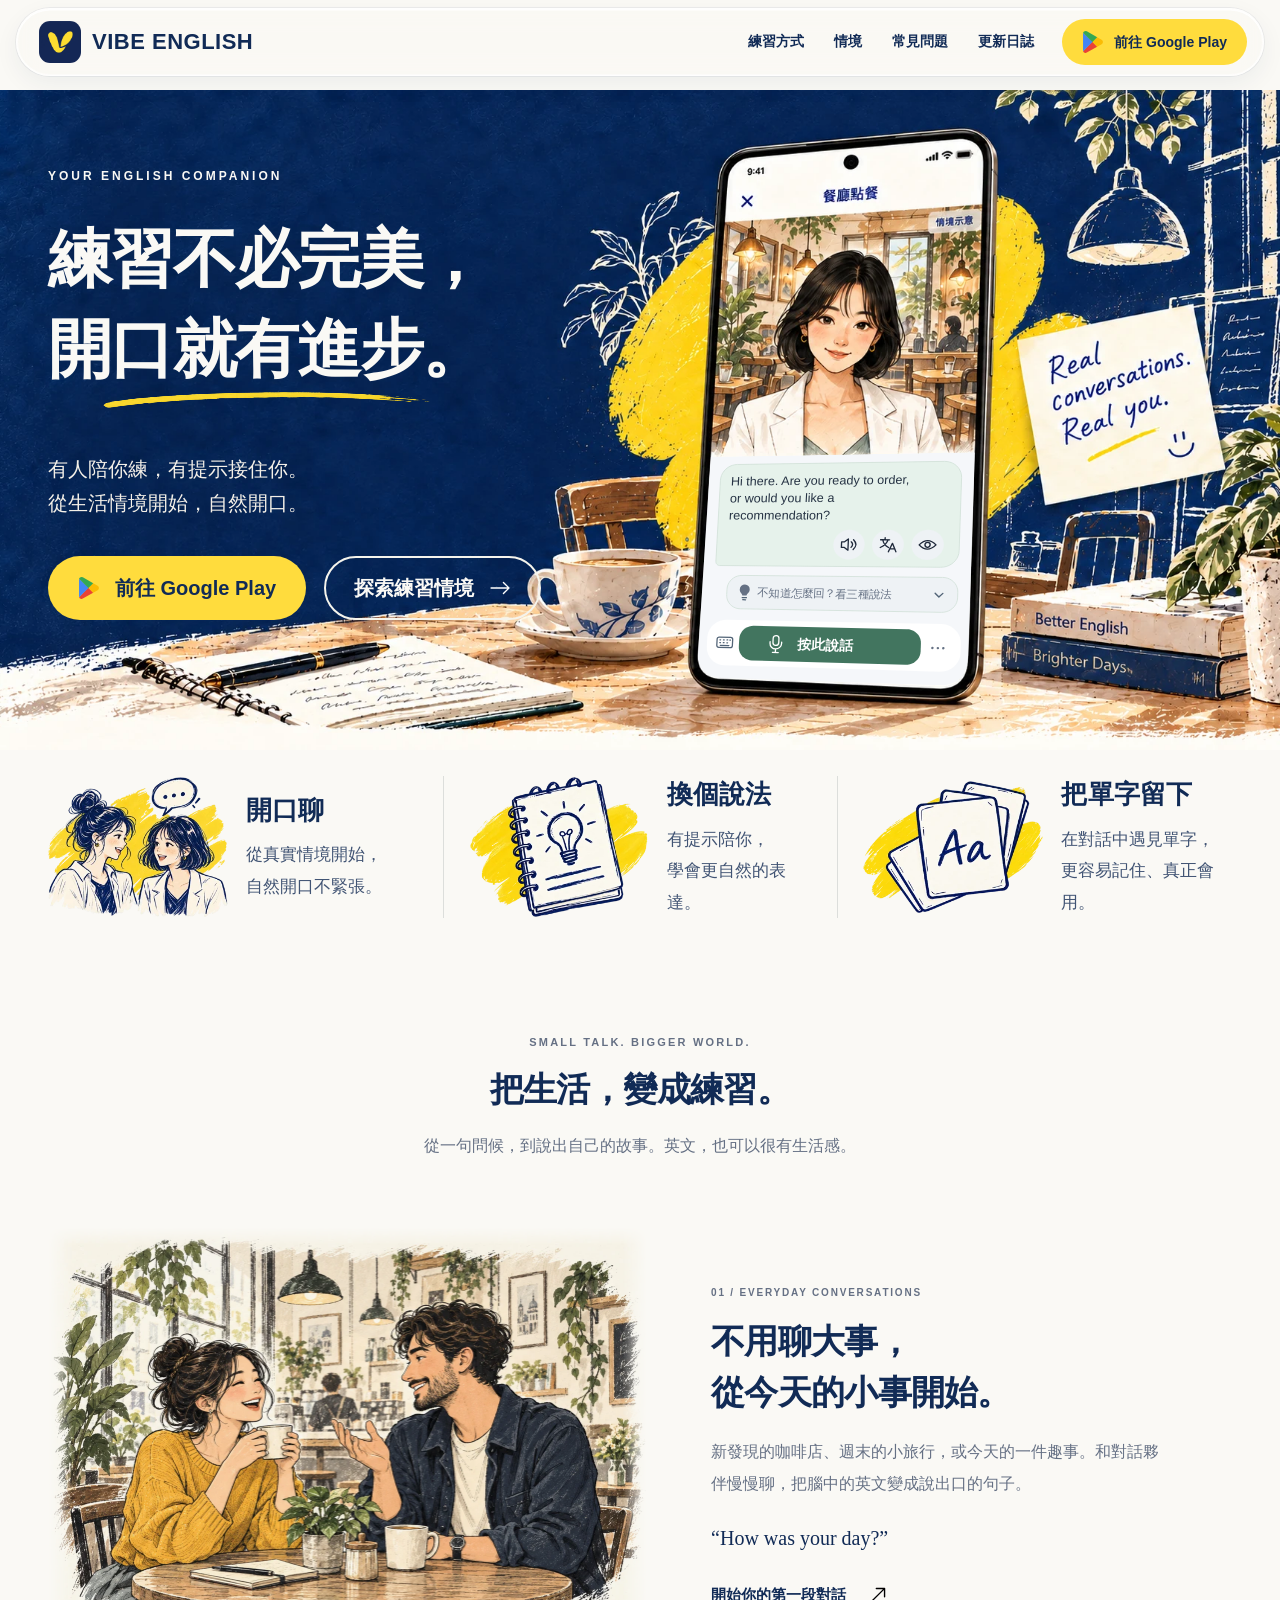
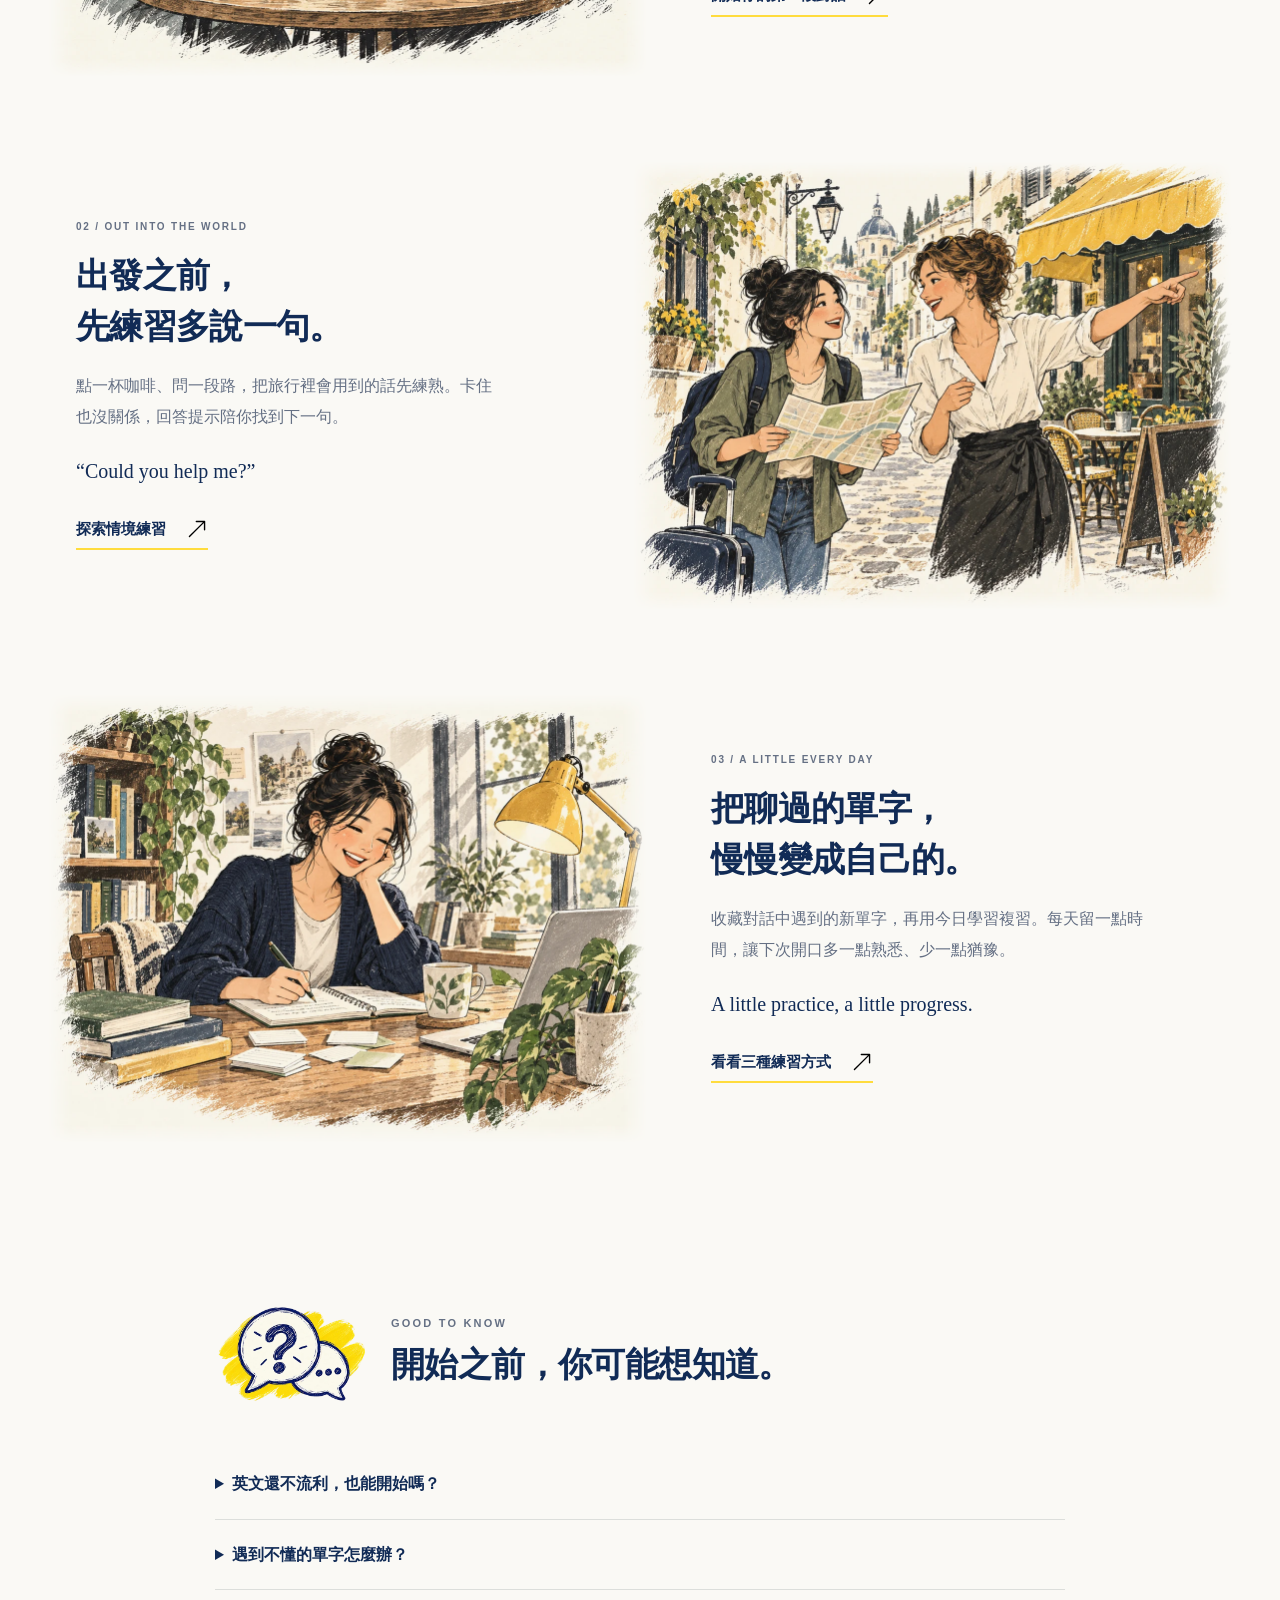
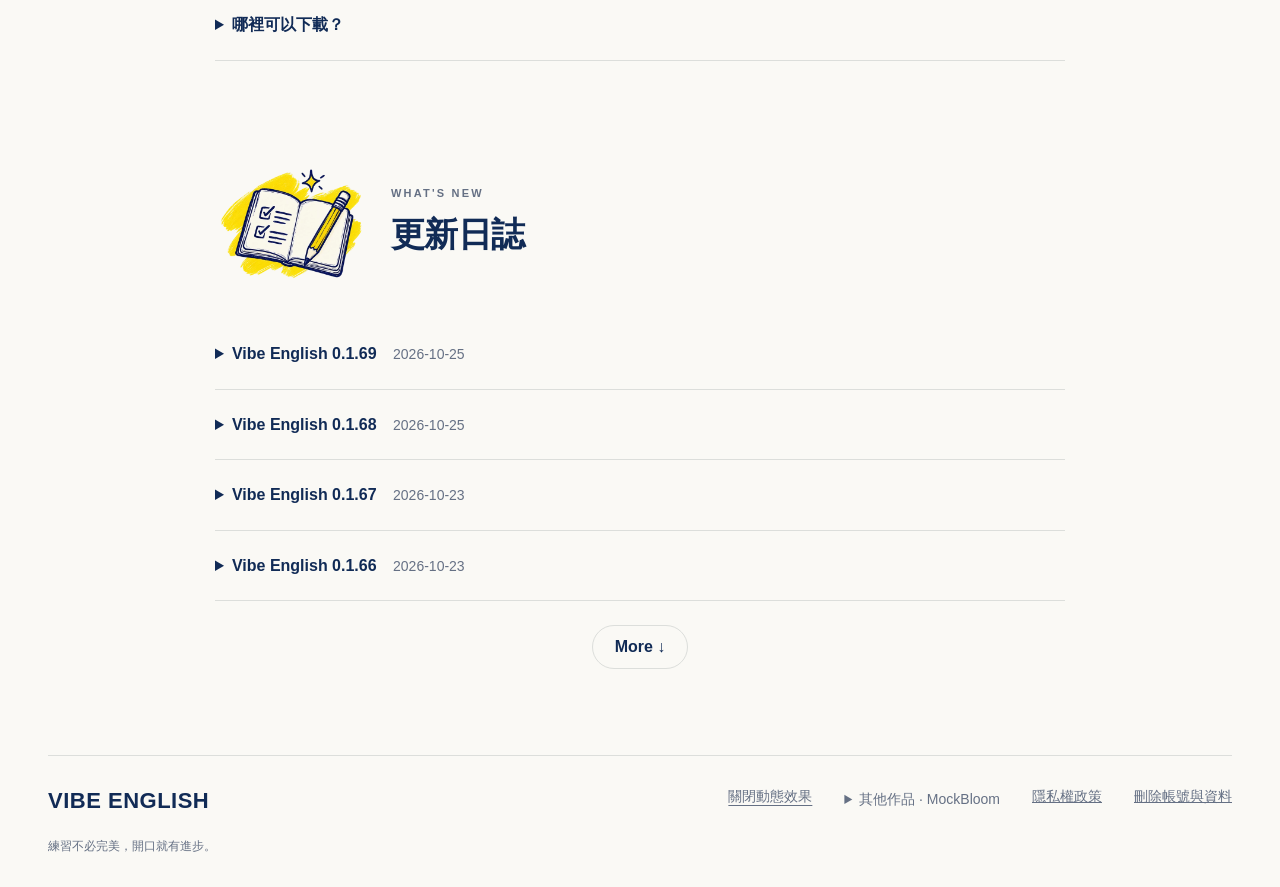
<file: index.html>
<!doctype html>
<html lang="zh-Hant">
<head>
  <meta charset="utf-8">
  <meta name="viewport" content="width=device-width, initial-scale=1">
  <meta name="description" content="Vibe English：從生活情境開始，和 AI 夥伴練習英文對話。參考回答提示、收藏單字，練習不必完美，開口就有進步。">
  <meta name="theme-color" content="#123363">
  <title>Vibe English — 練習不必完美，開口就有進步。</title>
  <link rel="icon" type="image/x-icon" href="./favicon.ico?v=20261012">
  <link rel="icon" type="image/png" sizes="16x16" href="./assets/favicon-16.png">
  <link rel="icon" type="image/png" sizes="32x32" href="./assets/favicon-32.png">
  <link rel="icon" type="image/png" sizes="48x48" href="./assets/favicon-48.png">
  <link rel="icon" type="image/png" sizes="64x64" href="./assets/favicon-64.png">
  <link rel="icon" type="image/png" sizes="128x128" href="./assets/favicon-128.png">
  <link rel="icon" type="image/png" sizes="192x192" href="./assets/favicon-192.png">
  <link rel="apple-touch-icon" sizes="180x180" href="./assets/apple-touch-icon-180.png">
  <link rel="manifest" href="./site.webmanifest">
  <link rel="stylesheet" href="./styles-20261003.css?v=20261012-release-log">
  <script src="./release-log.js?v=20261012" defer></script>
  <link rel="stylesheet" href="./nav-glass-20261003.css?v=20261005-smooth-1">
</head>
<body class="glass-nav">
  <a class="skip-link" href="#main">跳至主要內容</a>
  <header class="site-header wrap">
    <a class="brand" href="./" aria-label="Vibe English 首頁"><img class="brand-mark" src="./assets/brand-icon-leaf.png" width="43" height="43" alt=""><span>VIBE ENGLISH</span></a>
    <nav class="desktop-nav" aria-label="主要導覽"><a href="#practice">練習方式</a><a href="#scenarios">情境</a><a href="#faq">常見問題</a><a href="#release-log">更新日誌</a></nav>
    <details class="mobile-nav"><summary>選單</summary><nav aria-label="手機主要導覽"><a href="#practice">練習方式</a><a href="#scenarios">情境</a><a href="#faq">常見問題</a><a href="#release-log">更新日誌</a></nav></details>
    <a class="button button-yellow nav-cta" href="https://play.google.com/store/apps/details?id=com.aitutor.ava" aria-label="前往 Google Play"><img class="button-icon" src="./assets/google-play-color-20261003.svg" width="22" height="22" alt="">前往 Google Play</a>
  </header>
  <script src="./nav-glass-20261003.js?v=20261005-smooth-1" defer></script>
  <script src="./scroll-reveal-20261004.js?v=3" defer></script>
  <main id="main">
    <section class="hero" aria-labelledby="hero-title">
      <div class="hero-inner wrap">
      <div class="hero-copy">
        <p class="eyebrow">YOUR ENGLISH COMPANION</p>
        <h1 id="hero-title">練習不必完美，<br><span class="headline-accent">開口就有進步。</span></h1>
        <p class="intro">有人陪你練，有提示接住你。<br>從生活情境開始，自然開口。</p>
        <div class="hero-actions"><a class="button button-yellow" href="https://play.google.com/store/apps/details?id=com.aitutor.ava"><img class="button-icon" src="./assets/google-play-color-20261003.svg" width="24" height="24" alt="">前往 Google Play</a><a class="button button-outline" href="#scenarios">探索練習情境 <img class="button-icon" src="./assets/arrow-right.svg" width="22" height="22" alt=""></a></div>
      </div>
      </div>
      <div class="hero-visual"><picture>
        <source media="(max-width: 900px)" srcset="./assets/hero-reina-illustrated-20261003-mobile.webp">
        <img class="hero-art" src="./assets/hero-reina-illustrated-20261003.webp" width="1774" height="887" alt="情境示意：插畫版 Reina 在餐廳陪你練習點餐，手機旁有手繪咖啡杯、書本與藍黃筆觸" fetchpriority="high" decoding="async">
      </picture><img class="hero-art hero-ui" src="./assets/phone-ui-perspective-20261011.svg" width="1774" height="887" alt="App 聊天介面示意：鼠尾草綠對話泡泡、發音與翻譯工具、看三種說法提示列及語音操作列" decoding="async"></div>
    </section>
    <section class="features wrap" id="practice" aria-label="三種練習方式">
      <article class="feature"><img class="feature-art" src="./assets/conversation-editorial-20261003.webp" width="320" height="320" alt="" loading="lazy" decoding="async"><div><h2>開口聊</h2><p>從真實情境開始，<br>自然開口不緊張。</p></div></article>
      <article class="feature"><img class="feature-art" src="./assets/notes-editorial-20261003.webp" width="320" height="320" alt="" loading="lazy" decoding="async"><div><h2>換個說法</h2><p>有提示陪你，<br>學會更自然的表達。</p></div></article>
      <article class="feature"><img class="feature-art" src="./assets/vocabulary-editorial-20261003.webp" width="320" height="320" alt="" loading="lazy" decoding="async"><div><h2>把單字留下</h2><p>在對話中遇見單字，<br>更容易記住、真正會用。</p></div></article>
    </section>
    <section class="scenarios wrap section-space" id="scenarios" aria-labelledby="scenarios-title">
      <div class="section-heading story-heading"><p class="eyebrow">SMALL TALK. BIGGER WORLD.</p><h2 id="scenarios-title">把生活，變成練習。</h2><p>從一句問候，到說出自己的故事。英文，也可以很有生活感。</p></div>
      <article class="story-row">
        <img class="story-art" src="./assets/daily-20261003.webp" width="1200" height="900" loading="lazy" decoding="async" alt="兩位朋友在有綠色植栽的咖啡店裡輕鬆聊天">
        <div class="story-copy"><p class="eyebrow">01 / EVERYDAY CONVERSATIONS</p><h3>不用聊大事，<br>從今天的小事開始。</h3><p>新發現的咖啡店、週末的小旅行，或今天的一件趣事。和對話夥伴慢慢聊，把腦中的英文變成說出口的句子。</p><p class="handwritten story-quote" lang="en">“How was your day?”</p><a class="story-link" href="https://play.google.com/store/apps/details?id=com.aitutor.ava">開始你的第一段對話 <img class="button-icon" src="./assets/arrow-up-right.svg" width="20" height="20" alt=""></a></div>
      </article>
      <article class="story-row story-reverse">
        <img class="story-art" src="./assets/travel-20261003.webp" width="1200" height="900" loading="lazy" decoding="async" alt="旅人拿著地圖，在街角向當地人詢問方向">
        <div class="story-copy"><p class="eyebrow">02 / OUT INTO THE WORLD</p><h3>出發之前，<br>先練習多說一句。</h3><p>點一杯咖啡、問一段路，把旅行裡會用到的話先練熟。卡住也沒關係，回答提示陪你找到下一句。</p><p class="handwritten story-quote" lang="en">“Could you help me?”</p><a class="story-link" href="https://play.google.com/store/apps/details?id=com.aitutor.ava">探索情境練習 <img class="button-icon" src="./assets/arrow-up-right.svg" width="20" height="20" alt=""></a></div>
      </article>
      <article class="story-row">
        <img class="story-art" src="./assets/study-20261003.webp" width="1200" height="900" loading="lazy" decoding="async" alt="女孩在陽光下的書桌旁，用筆記本與單字卡複習學到的字">
        <div class="story-copy"><p class="eyebrow">03 / A LITTLE EVERY DAY</p><h3>把聊過的單字，<br>慢慢變成自己的。</h3><p>收藏對話中遇到的新單字，再用今日學習複習。每天留一點時間，讓下次開口多一點熟悉、少一點猶豫。</p><p class="handwritten story-quote" lang="en">A little practice, a little progress.</p><a class="story-link" href="#practice">看看三種練習方式 <img class="button-icon" src="./assets/arrow-up-right.svg" width="20" height="20" alt=""></a></div>
      </article>
    </section>
    <section class="faq wrap section-space" id="faq" aria-labelledby="faq-title"><div class="section-heading illustrated-heading"><img class="heading-art" src="./assets/faq-editorial-20261004.webp" width="512" height="512" alt="" loading="lazy" decoding="async"><div><p class="eyebrow">GOOD TO KNOW</p><h2 id="faq-title">開始之前，你可能想知道。</h2></div></div><details><summary>英文還不流利，也能開始嗎？</summary><p>可以。從短句開始，卡住時可使用「不知道怎麼回」查看回答提示，再試著用自己的方式說一次。</p></details><details><summary>遇到不懂的單字怎麼辦？</summary><p>可以查詢單字並收藏到單字本，之後透過今日學習繼續複習。</p></details><details><summary>哪裡可以下載？</summary><p>Vibe English 提供 Android 版本。請至 <a href="https://play.google.com/store/apps/details?id=com.aitutor.ava">Google Play</a> 查看目前的下載或測試資格；是否可安裝依商店顯示為準。</p></details>
    </section>
    <section class="release-log wrap section-space" id="release-log" aria-labelledby="release-log-title">
      <div class="section-heading illustrated-heading"><img class="heading-art" src="./assets/release-log-editorial-20261004.webp" width="512" height="512" alt="" loading="lazy" decoding="async"><div><p class="eyebrow">WHAT'S NEW</p><h2 id="release-log-title">更新日誌</h2></div></div>
      <!-- release-log:start -->
  <details class="release-entry">
    <summary>
      <h3 class="release-heading">
        <span class="release-version">Vibe English 0.1.69</span>
        <time class="release-date" datetime="2026-10-25">2026-10-25</time>
      </h3>
    </summary>
    <div class="release-content">
    <p class="release-channel">Alpha 封閉測試</p>
    <ul>
      <li>行李轉盤練習句更新。調整地勤對話設定，依使用者提供的描述協助找行李，避免預設旅行社、顏色或吊牌。</li>
      <li>保留機上對話、300 金幣解鎖及其他既有功能。</li>
    </ul>
    </div>
  </details>
  <details class="release-entry">
    <summary>
      <h3 class="release-heading">
        <span class="release-version">Vibe English 0.1.68</span>
        <time class="release-date" datetime="2026-10-25">2026-10-25</time>
      </h3>
    </summary>
    <div class="release-content">
    <p class="release-channel">Alpha 封閉測試</p>
    <ul>
      <li>新增「機上對話」與「行李轉盤」兩個情境，搭配專屬封面及聊天室背景。機上對話由角色扮演空姐，練習索取耳機、毯子、過夜包與詢問供餐時間，需 300 金幣解鎖；行李轉盤由角色扮演地勤人員，練習詢問轉盤及描述行李。沿用現有聊天、語音、金幣與帳號流程。</li>
    </ul>
    </div>
  </details>
  <details class="release-entry">
    <summary>
      <h3 class="release-heading">
        <span class="release-version">Vibe English 0.1.67</span>
        <time class="release-date" datetime="2026-10-23">2026-10-23</time>
      </h3>
    </summary>
    <div class="release-content">
    <p class="release-channel">Alpha 封閉測試</p>
    <ul>
      <li>改善聊天與語音請求的等待上限、取消處理及安全驗證重送，減少網路異常時長時間等待。</li>
      <li>修正缺少主要語音辨識設定時，無法使用既有備援的情況。</li>
      <li>更新未付費 Gemini 資料用途說明。介面、模型、角色語音、金幣與廣告規則維持原有流程。</li>
      <li>已知問題：部分低階裝置偶發掉幀，備援服務偶有延遲。</li>
    </ul>
    </div>
  </details>
  <details class="release-entry">
    <summary>
      <h3 class="release-heading">
        <span class="release-version">Vibe English 0.1.66</span>
        <time class="release-date" datetime="2026-10-23">2026-10-23</time>
      </h3>
    </summary>
    <div class="release-content">
    <p class="release-channel">Alpha 封閉測試</p>
    <ul>
      <li>修正首頁簽到紅點，僅在今日尚未簽到時顯示，簽到成功後移除。</li>
      <li>情境聊天 AI 朗讀結束後，自動露出最新回覆尾端與「不知道怎麼回？看三種說法」入口；回看舊訊息時保留閱讀位置。</li>
      <li>已知問題：部分低階裝置切頁、首頁或單字頁連續捲動偶有掉幀，備援服務偶有延遲。</li>
    </ul>
    </div>
  </details>
  <details class="release-entry">
    <summary>
      <h3 class="release-heading">
        <span class="release-version">Vibe English 0.1.65</span>
        <time class="release-date" datetime="2026-10-23">2026-10-23</time>
      </h3>
    </summary>
    <div class="release-content">
    <p class="release-channel">Alpha 封閉測試</p>
    <ul>
      <li>修正今日學習完成後金幣未入帳，保存學習開始時間並支援符合資格的舊紀錄補領。</li>
      <li>釐清每日新詞目標與學習金幣任務的說明。</li>
      <li>情境目標完成改在 AI 回覆朗讀結束後，以原有下方提示與音效通知，避免彈窗中斷對話。</li>
      <li>移除帳號的重複說明入口，保留立即同步功能。</li>
      <li>已知問題：部分低階裝置切頁、首頁或單字頁連續捲動偶有掉幀，備援服務偶有延遲。</li>
    </ul>
    </div>
  </details>
  <details class="release-entry">
    <summary>
      <h3 class="release-heading">
        <span class="release-version">Vibe English 0.1.64</span>
        <time class="release-date" datetime="2026-10-22">2026-10-22</time>
      </h3>
    </summary>
    <div class="release-content">
    <p class="release-channel">Alpha 封閉測試</p>
    <ul>
      <li>單字本詞義詳解預設半高開啟，可上拉展開全文。</li>
      <li>今日學習提示與正解答案改用一般字重。</li>
      <li>單字、例句與選擇題加入行內發音喇叭，例句圖示縮小並保留點擊範圍。</li>
      <li>選項採用與三種說法一致的圈圈數字。</li>
      <li>修正學習及選擇題長內容的底部捲動，讓下一個按鈕完整顯示。</li>
      <li>已知問題：部分低階裝置切頁或單字頁連續捲動偶有掉幀，備援服務偶有延遲。</li>
    </ul>
    </div>
  </details>
  <details class="release-entry">
    <summary>
      <h3 class="release-heading">
        <span class="release-version">Vibe English 0.1.63</span>
        <time class="release-date" datetime="2026-10-21">2026-10-21</time>
      </h3>
    </summary>
    <div class="release-content">
    <p class="release-channel">Alpha 封閉測試</p>
    <ul>
      <li>修正金幣獎勵與廣告加碼資格不同步，額滿或已領取時隱藏入口，冷卻期間顯示倒數。</li>
      <li>改善對話、情境目標與複習獎勵入帳及中斷恢復，基本任務可於七天內補領且不重複入帳。</li>
      <li>改善語音辨識、對話及學習工具的故障備援與等待。</li>
      <li>減少切頁時重複的動畫工作，維持原有介面與操作。</li>
      <li>已知問題：部分低階裝置切頁偶有掉幀。</li>
    </ul>
    </div>
  </details>
  <details class="release-entry">
    <summary>
      <h3 class="release-heading">
        <span class="release-version">Vibe English 0.1.61</span>
        <time class="release-date" datetime="2026-10-19">2026-10-19</time>
      </h3>
    </summary>
    <div class="release-content">
    <p class="release-channel">Alpha 封閉測試</p>
    <ul>
      <li>修正聊天室回看較早訊息與閱讀位置。</li>
      <li>改善情境角色回應，減少不必要的重複。</li>
      <li>提升語音辨識與角色朗讀的備援穩定性，減少暫時失敗。</li>
      <li>新增情境聊天室螢幕恆亮選項，避免息屏中斷練習。</li>
    </ul>
    </div>
  </details>
  <details class="release-entry">
    <summary>
      <h3 class="release-heading">
        <span class="release-version">Vibe English 0.1.60</span>
        <time class="release-date" datetime="2026-10-19">2026-10-19</time>
      </h3>
    </summary>
    <div class="release-content">
    <p class="release-channel">Alpha 封閉測試</p>
    <ul>
      <li>改善語音辨識穩定性，暫時故障時使用備援，縮短等待上限。</li>
      <li>修正已登入帳號完成對話目標、每日對話與複習後的金幣驗證及加碼資格。</li>
      <li>強化重複領取防護與錯誤分類，維持原有介面及登入規則。</li>
    </ul>
    </div>
  </details>
  <details class="release-entry">
    <summary>
      <h3 class="release-heading">
        <span class="release-version">Vibe English 0.1.58</span>
        <time class="release-date" datetime="2026-10-18">2026-10-18</time>
      </h3>
    </summary>
    <div class="release-content">
    <p class="release-channel">Alpha 封閉測試</p>
    <ul>
      <li>新增 Google 帳號登入與學習進度雲端同步，換機可恢復帳號進度。</li>
      <li>改善登入入口、鍵盤捲動與刪除帳號的操作提示。</li>
      <li>加入 AI 內容回報，以長按行內旗幟開啟，不影響單字查詢。</li>
      <li>角色朗讀預設 Chirp 3 HD，保留角色口音；單字與例句使用美式發音。</li>
      <li>修正學習工具備援選擇，改善服務穩定性並強化資料與金鑰保護。</li>
    </ul>
    </div>
  </details>
  <details class="release-entry">
    <summary>
      <h3 class="release-heading">
        <span class="release-version">Vibe English 0.1.44</span>
        <time class="release-date" datetime="2026-10-15">2026-10-15</time>
      </h3>
    </summary>
    <div class="release-content">
    <p class="release-channel">Alpha 封閉測試</p>
    <ul>
      <li>改善首頁與聊天室圖片預載，減少首次進入的圖片等待。</li>
      <li>縮短學習工具的模型備援等待，重用三種說法與字典查詢快取。</li>
      <li>角色選擇支援美國、英國、加拿大、澳洲口音順序與名稱字母排序。</li>
      <li>保留果凍膠囊切換，修正切換角色排序時的清單跳動。</li>
    </ul>
    </div>
  </details>
  <details class="release-entry">
    <summary>
      <h3 class="release-heading">
        <span class="release-version">Vibe English 0.1.43</span>
        <time class="release-date" datetime="2026-10-11">2026-10-11</time>
      </h3>
    </summary>
    <div class="release-content">
    <p class="release-channel">Alpha 封閉測試</p>
    <ul>
      <li>更新 35 張情境封面，人物突出卡片，統一用途小字、卡片尺寸與間距。</li>
      <li>導航與學習分頁加入滑動膠囊動畫，改善點擊高亮與搜尋框收合。</li>
      <li>改善中文、英文與混合語音辨識；片段表達可依上下文取得建議。</li>
      <li>優化卡片排版與動畫繪製，縮短 AI 備援等待，強化服務錯誤資訊保護。</li>
    </ul>
    </div>
  </details>
  <details class="release-entry">
    <summary>
      <h3 class="release-heading">
        <span class="release-version">Vibe English 0.1.42</span>
        <time class="release-date" datetime="2026-10-10">2026-10-10</time>
      </h3>
    </summary>
    <div class="release-content">
    <p class="release-channel">Alpha 封閉測試</p>
    <ul>
      <li>學習足跡移至今日學習上方，保留原有格子圖與滑動方式。</li>
      <li>精簡今日學習摘要，每日新詞目標改為點開調整。</li>
      <li>調整選擇題留白與詞性位置，題目單字不再顯示詞性。</li>
      <li>統一選項、以上皆非與下一個的按鈕高度，改善手機操作空間。</li>
      <li>更新開始學習與額外練習按鈕樣式，保持整體介面一致。</li>
    </ul>
    </div>
  </details>
  <details class="release-entry">
    <summary>
      <h3 class="release-heading">
        <span class="release-version">Vibe English 0.1.41</span>
        <time class="release-date" datetime="2026-10-10">2026-10-10</time>
      </h3>
    </summary>
    <div class="release-content">
    <p class="release-channel">Alpha 封閉測試</p>
    <ul>
      <li>統一全 App 素色介面，更新人物卡片與圓形頭像。</li>
      <li>點人物即可切換半身／大頭；更多選單可開關全畫面聊天。</li>
      <li>新增免費暖杏黃、岩灰藍，以及可預覽的金幣配色。</li>
      <li>改善導航列收放、學習按鈕高度與角色切換動畫。</li>
      <li>縮短選擇題卡片，修正「以上皆非／下一個」被導覽列遮擋。</li>
      <li>查字典改為一次完整查詢，單字本可查看已保存的字典內容。</li>
      <li>「以上皆非」答題後顯示正確中文釋義，改善 AI 請求逾時處理。</li>
      <li>移除 Hana、Claire 角色。</li>
    </ul>
    </div>
  </details>
  <details class="release-entry">
    <summary>
      <h3 class="release-heading">
        <span class="release-version">Vibe English 0.1.40</span>
        <time class="release-date" datetime="2026-10-05">2026-10-05</time>
      </h3>
    </summary>
    <div class="release-content">
    <p class="release-channel">Alpha 封閉測試</p>
    <ul>
      <li>移除人物插畫版與風格切換，角色恢復寫實照片。</li>
      <li>優化人物與場景圖片載入，減少重複解碼。</li>
      <li>改善主頁切換與今日學習資料處理，提升操作反應。</li>
      <li>官網玻璃導覽改用較輕量的繪製方式，保留單元進場效果。</li>
    </ul>
    </div>
  </details>
  <details class="release-entry">
    <summary>
      <h3 class="release-heading">
        <span class="release-version">Vibe English 0.1.39</span>
        <time class="release-date" datetime="2026-10-04">2026-10-04</time>
      </h3>
    </summary>
    <div class="release-content">
    <p class="release-channel">Alpha 封閉測試</p>
    <ul>
      <li>新增十位角色的手繪插畫，可切換寫實／插畫，首頁與聊天室同步。</li>
      <li>「想不起來嗎？提示一下」燈泡隨主題配色，文字保持黑色。</li>
      <li>優化角色圖片載入與切換，保留人物顯示比例及聊天底部過渡。</li>
      <li>官網加入輕柔滑入效果，支援減少動態效果設定。</li>
    </ul>
    </div>
  </details>
  <details class="release-entry">
    <summary>
      <h3 class="release-heading">
        <span class="release-version">Vibe English 0.1.38</span>
        <time class="release-date" datetime="2026-10-03">2026-10-03</time>
      </h3>
    </summary>
    <div class="release-content">
    <p class="release-channel">Alpha 封閉測試</p>
    <ul>
      <li>修正部分桌面啟動器的 App 圖示白框。</li>
      <li>單字與例句改用更自然、固定一致的美式發音。</li>
      <li>每日新詞目標預設 10 個，可選擇 5／10／20／30 個；到期複習優先，達標後仍可繼續學習。</li>
      <li>「想不起來嗎？提示一下」改為黑色文字，提升辨識度。</li>
    </ul>
    </div>
  </details>
  <div class="release-log-controls" hidden>
    <button type="button" class="release-more" aria-label="More：顯示更多版本">More <span aria-hidden="true">↓</span></button>
    <button type="button" class="release-less" aria-label="Less：只顯示最新四個版本" hidden>Less <span aria-hidden="true">↑</span></button>
    <span class="release-log-status sr-only" role="status"></span>
  </div>
      <!-- release-log:end -->
    </section>
  </main>
  <footer class="site-footer wrap"><a class="brand footer-brand" href="./">VIBE ENGLISH</a><div class="footer-links"><a id="motion-toggle" class="motion-toggle" href="?motion=on" hidden>開啟動態效果</a><details><summary>其他作品 · MockBloom</summary><p>MockBloom Android application official developer website.</p><a href="https://tzuweihou.github.io/privacy.html">MockBloom 隱私權政策</a></details><a href="https://tzuweihou.github.io/privacy.html">隱私權政策</a><a href="./delete-account.html">刪除帳號與資料</a></div><p class="copyright">練習不必完美，開口就有進步。</p></footer>
</body>
</html>
</file>
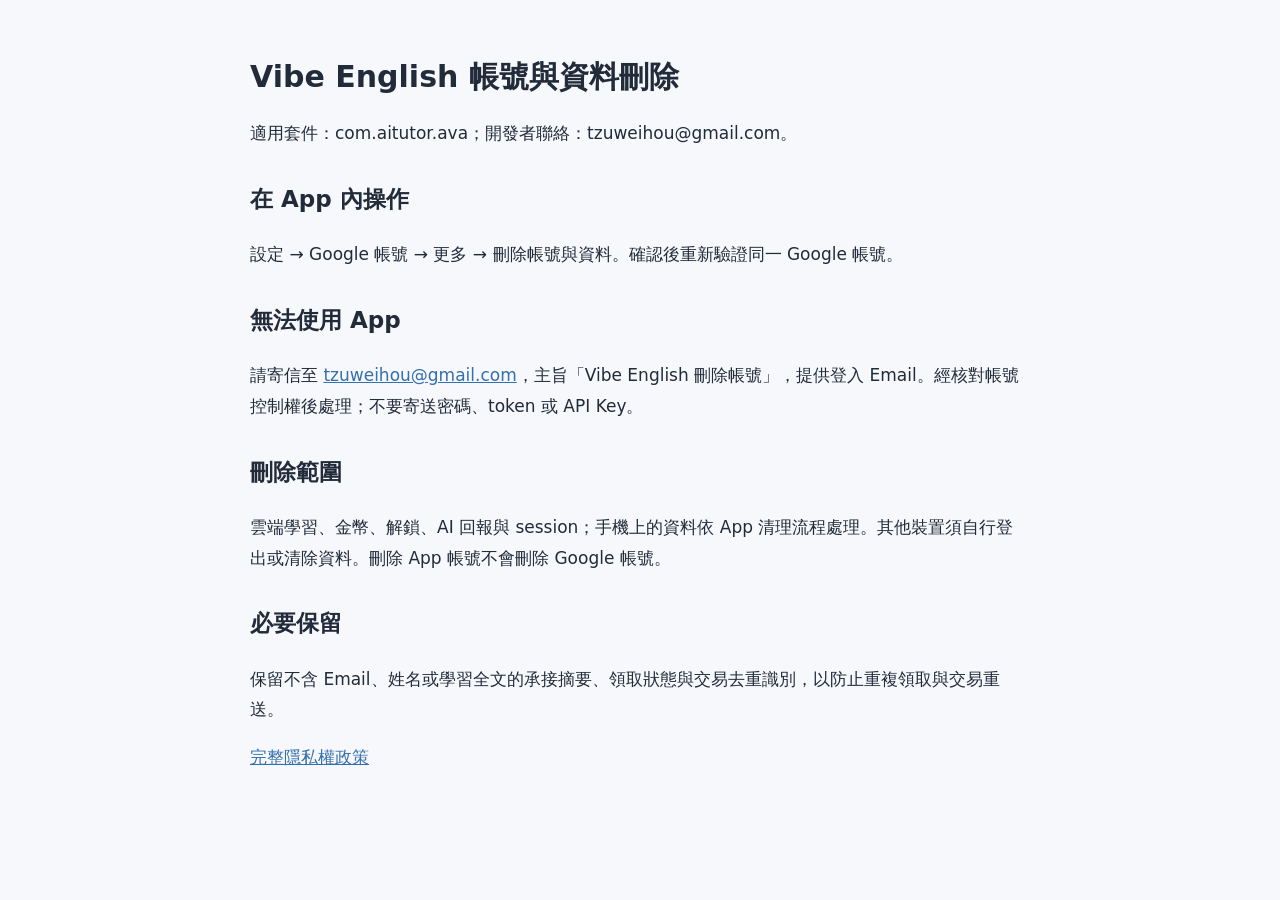
<file: delete-account.html>
<!doctype html><html lang="zh-Hant"><head><meta charset="utf-8"><meta name="viewport" content="width=device-width,initial-scale=1"><title>Vibe English 帳號與資料刪除</title><style>body{margin:0;background:#f7f8fb;color:#222b3a;font:17px/1.8 system-ui,sans-serif}main{max-width:780px;margin:auto;padding:36px 24px 80px}h1{font-size:30px;line-height:1.4}h2{font-size:23px;margin-top:30px}a{color:#346fae}</style></head><body><main><h1>Vibe English 帳號與資料刪除</h1><p>適用套件：com.aitutor.ava；開發者聯絡：tzuweihou@gmail.com。</p><h2>在 App 內操作</h2><p>設定 → Google 帳號 → 更多 → 刪除帳號與資料。確認後重新驗證同一 Google 帳號。</p><h2>無法使用 App</h2><p>請寄信至 <a href="mailto:tzuweihou@gmail.com?subject=Vibe%20English%20%E5%88%AA%E9%99%A4%E5%B8%B3%E8%99%9F">tzuweihou@gmail.com</a>，主旨「Vibe English 刪除帳號」，提供登入 Email。經核對帳號控制權後處理；不要寄送密碼、token 或 API Key。</p><h2>刪除範圍</h2><p>雲端學習、金幣、解鎖、AI 回報與 session；手機上的資料依 App 清理流程處理。其他裝置須自行登出或清除資料。刪除 App 帳號不會刪除 Google 帳號。</p><h2>必要保留</h2><p>保留不含 Email、姓名或學習全文的承接摘要、領取狀態與交易去重識別，以防止重複領取與交易重送。</p><p><a href="./privacy.html">完整隱私權政策</a></p></main></body></html>
</file>
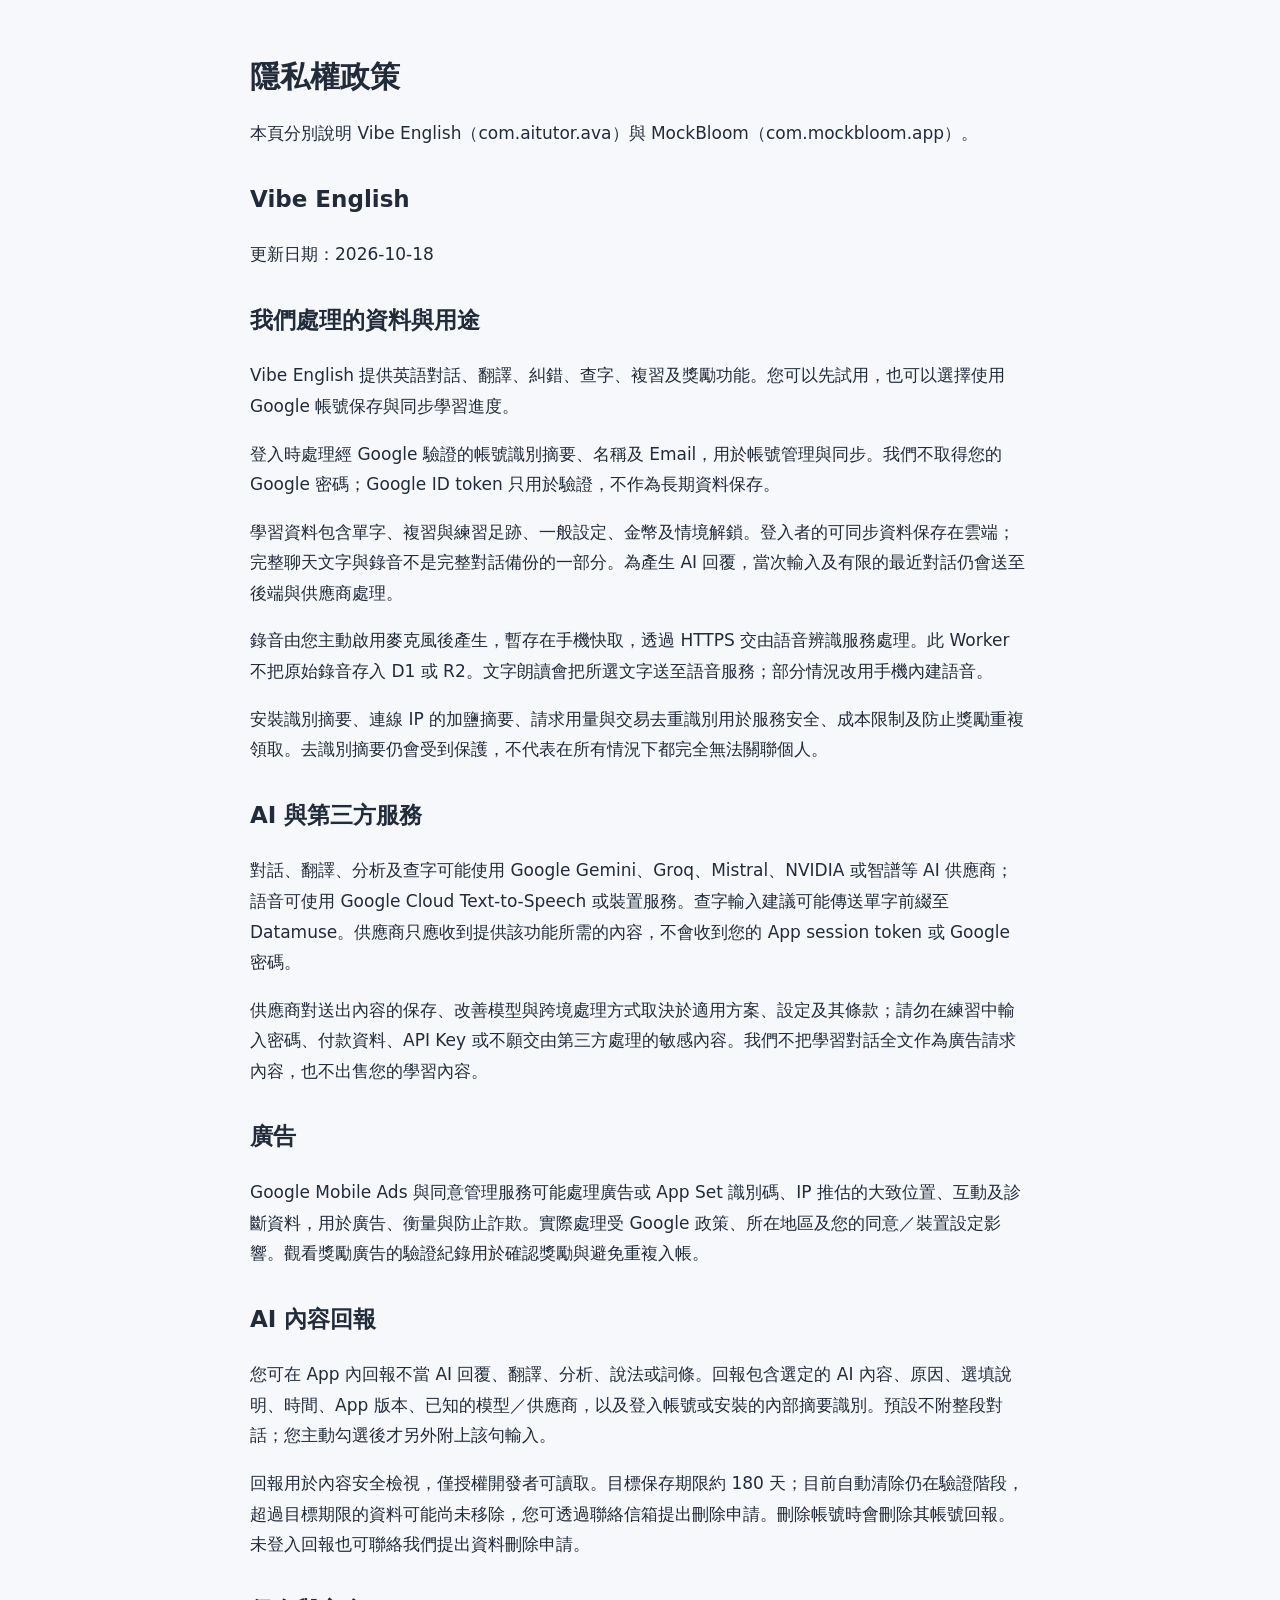
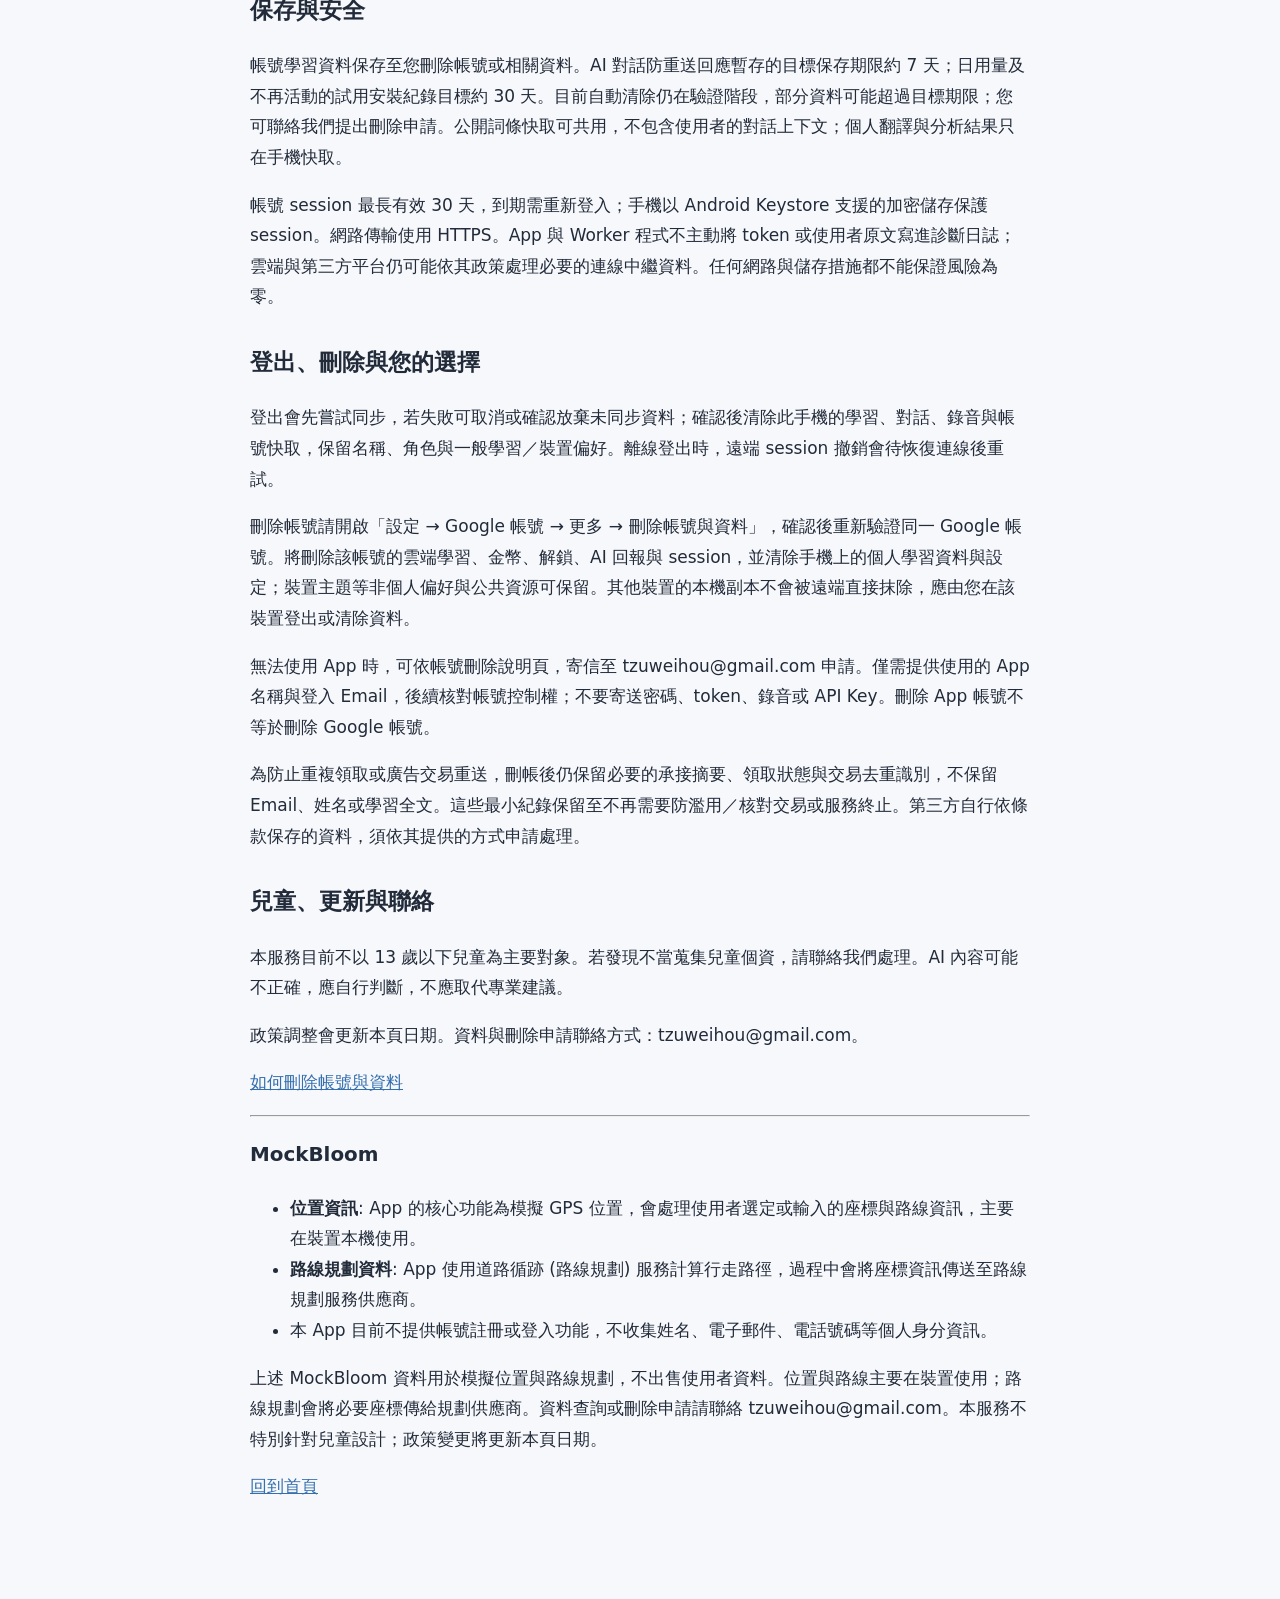
<file: privacy.html>
<!doctype html><html lang="zh-Hant"><head><meta charset="utf-8"><meta name="viewport" content="width=device-width,initial-scale=1"><title>隱私權政策 | Vibe English 與 MockBloom</title><style>body{margin:0;background:#f7f8fb;color:#222b3a;font:17px/1.8 system-ui,sans-serif}main{max-width:780px;margin:auto;padding:36px 24px 80px}h1{font-size:30px;line-height:1.4}h2{font-size:23px;margin-top:30px}a{color:#346fae}</style></head><body><main><h1>隱私權政策</h1><p>本頁分別說明 Vibe English（com.aitutor.ava）與 MockBloom（com.mockbloom.app）。</p><h2>Vibe English</h2><p>更新日期：2026-10-18</p><h2>我們處理的資料與用途</h2><p>Vibe English 提供英語對話、翻譯、糾錯、查字、複習及獎勵功能。您可以先試用，也可以選擇使用 Google 帳號保存與同步學習進度。</p><p>登入時處理經 Google 驗證的帳號識別摘要、名稱及 Email，用於帳號管理與同步。我們不取得您的 Google 密碼；Google ID token 只用於驗證，不作為長期資料保存。</p><p>學習資料包含單字、複習與練習足跡、一般設定、金幣及情境解鎖。登入者的可同步資料保存在雲端；完整聊天文字與錄音不是完整對話備份的一部分。為產生 AI 回覆，當次輸入及有限的最近對話仍會送至後端與供應商處理。</p><p>錄音由您主動啟用麥克風後產生，暫存在手機快取，透過 HTTPS 交由語音辨識服務處理。此 Worker 不把原始錄音存入 D1 或 R2。文字朗讀會把所選文字送至語音服務；部分情況改用手機內建語音。</p><p>安裝識別摘要、連線 IP 的加鹽摘要、請求用量與交易去重識別用於服務安全、成本限制及防止獎勵重複領取。去識別摘要仍會受到保護，不代表在所有情況下都完全無法關聯個人。</p><h2>AI 與第三方服務</h2><p>對話、翻譯、分析及查字可能使用 Google Gemini、Groq、Mistral、NVIDIA 或智譜等 AI 供應商；語音可使用 Google Cloud Text-to-Speech 或裝置服務。查字輸入建議可能傳送單字前綴至 Datamuse。供應商只應收到提供該功能所需的內容，不會收到您的 App session token 或 Google 密碼。</p><p>供應商對送出內容的保存、改善模型與跨境處理方式取決於適用方案、設定及其條款；請勿在練習中輸入密碼、付款資料、API Key 或不願交由第三方處理的敏感內容。我們不把學習對話全文作為廣告請求內容，也不出售您的學習內容。</p><h2>廣告</h2><p>Google Mobile Ads 與同意管理服務可能處理廣告或 App Set 識別碼、IP 推估的大致位置、互動及診斷資料，用於廣告、衡量與防止詐欺。實際處理受 Google 政策、所在地區及您的同意／裝置設定影響。觀看獎勵廣告的驗證紀錄用於確認獎勵與避免重複入帳。</p><h2>AI 內容回報</h2><p>您可在 App 內回報不當 AI 回覆、翻譯、分析、說法或詞條。回報包含選定的 AI 內容、原因、選填說明、時間、App 版本、已知的模型／供應商，以及登入帳號或安裝的內部摘要識別。預設不附整段對話；您主動勾選後才另外附上該句輸入。</p><p>回報用於內容安全檢視，僅授權開發者可讀取。目標保存期限約 180 天；目前自動清除仍在驗證階段，超過目標期限的資料可能尚未移除，您可透過聯絡信箱提出刪除申請。刪除帳號時會刪除其帳號回報。未登入回報也可聯絡我們提出資料刪除申請。</p><h2>保存與安全</h2><p>帳號學習資料保存至您刪除帳號或相關資料。AI 對話防重送回應暫存的目標保存期限約 7 天；日用量及不再活動的試用安裝紀錄目標約 30 天。目前自動清除仍在驗證階段，部分資料可能超過目標期限；您可聯絡我們提出刪除申請。公開詞條快取可共用，不包含使用者的對話上下文；個人翻譯與分析結果只在手機快取。</p><p>帳號 session 最長有效 30 天，到期需重新登入；手機以 Android Keystore 支援的加密儲存保護 session。網路傳輸使用 HTTPS。App 與 Worker 程式不主動將 token 或使用者原文寫進診斷日誌；雲端與第三方平台仍可能依其政策處理必要的連線中繼資料。任何網路與儲存措施都不能保證風險為零。</p><h2>登出、刪除與您的選擇</h2><p>登出會先嘗試同步，若失敗可取消或確認放棄未同步資料；確認後清除此手機的學習、對話、錄音與帳號快取，保留名稱、角色與一般學習／裝置偏好。離線登出時，遠端 session 撤銷會待恢復連線後重試。</p><p>刪除帳號請開啟「設定 → Google 帳號 → 更多 → 刪除帳號與資料」，確認後重新驗證同一 Google 帳號。將刪除該帳號的雲端學習、金幣、解鎖、AI 回報與 session，並清除手機上的個人學習資料與設定；裝置主題等非個人偏好與公共資源可保留。其他裝置的本機副本不會被遠端直接抹除，應由您在該裝置登出或清除資料。</p><p>無法使用 App 時，可依帳號刪除說明頁，寄信至 tzuweihou@gmail.com 申請。僅需提供使用的 App 名稱與登入 Email，後續核對帳號控制權；不要寄送密碼、token、錄音或 API Key。刪除 App 帳號不等於刪除 Google 帳號。</p><p>為防止重複領取或廣告交易重送，刪帳後仍保留必要的承接摘要、領取狀態與交易去重識別，不保留 Email、姓名或學習全文。這些最小紀錄保留至不再需要防濫用／核對交易或服務終止。第三方自行依條款保存的資料，須依其提供的方式申請處理。</p><h2>兒童、更新與聯絡</h2><p>本服務目前不以 13 歲以下兒童為主要對象。若發現不當蒐集兒童個資，請聯絡我們處理。AI 內容可能不正確，應自行判斷，不應取代專業建議。</p><p>政策調整會更新本頁日期。資料與刪除申請聯絡方式：tzuweihou@gmail.com。</p><p><a href="./delete-account.html">如何刪除帳號與資料</a></p><hr><section aria-label="MockBloom 隱私權政策"><h3>MockBloom</h3>
  <ul>
    <li><strong>位置資訊</strong>: App 的核心功能為模擬 GPS 位置，會處理使用者選定或輸入的座標與路線資訊，主要在裝置本機使用。</li>
    <li><strong>路線規劃資料</strong>: App 使用道路循跡 (路線規劃) 服務計算行走路徑，過程中會將座標資訊傳送至路線規劃服務供應商。</li>
    <li>本 App 目前不提供帳號註冊或登入功能，不收集姓名、電子郵件、電話號碼等個人身分資訊。</li>
  </ul><p>上述 MockBloom 資料用於模擬位置與路線規劃，不出售使用者資料。位置與路線主要在裝置使用；路線規劃會將必要座標傳給規劃供應商。資料查詢或刪除申請請聯絡 tzuweihou@gmail.com。本服務不特別針對兒童設計；政策變更將更新本頁日期。</p></section><p><a href="./index.html">回到首頁</a></p></main></body></html>
</file>
<file: styles-20261003.css>
:root {
  --paper: #faf9f5;
  --ink: #112b56;
  --muted: #657084;
  --yellow: #ffdc3d;
  --line: #dcdedb;
  --navy: #123363;
}
* { box-sizing: border-box; }
html { scroll-behavior: smooth; scroll-padding-top: 24px; }
body { margin: 0; background: var(--paper); color: var(--ink); font-family: Arial, "Noto Sans TC", "Microsoft JhengHei", sans-serif; -webkit-font-smoothing: antialiased; }
a { color: inherit; }
img { max-width: 100%; }
a, summary { -webkit-tap-highlight-color: transparent; }
a:focus-visible, summary:focus-visible { outline: 3px solid #ba7d08; outline-offset: 5px; }
.wrap { width: min(1344px, calc(100% - 96px)); margin-inline: auto; }
.site-header { height: 76px; display: flex; align-items: center; gap: 40px; justify-content: space-between; }
.brand { display: inline-flex; align-items: center; gap: 13px; text-decoration: none; font-size: 24px; letter-spacing: 1px; font-weight: 800; white-space: nowrap; }
.brand-mark { display: block; width: 48px; height: 48px; border-radius: 13px; }
nav { display: flex; gap: 30px; margin-left: auto; }
nav a { text-decoration: none; font-size: 15px; font-weight: 600; white-space: nowrap; }
nav a:hover { text-decoration: underline; text-underline-offset: 6px; }
.button { min-height: 56px; display: inline-flex; align-items: center; justify-content: center; gap: 15px; padding: 14px 26px; border: 2px solid transparent; border-radius: 999px; font-size: 17px; font-weight: 700; text-decoration: none; line-height: 1.3; white-space: nowrap; transition: transform .16s ease, background-color .16s ease; }
.button:hover { transform: translateY(-2px); }
.button-yellow { background: var(--yellow); color: var(--ink); }
.button-yellow:hover { background: #ffe66b; }
.button-outline { border-color: #f5f4ec; color: var(--paper); background: transparent; }
.button-outline:hover { background: #ffffff15; }
.button-icon { width: 22px; height: 22px; flex-shrink: 0; }
.button-outline .button-icon { filter: invert(1); }
.nav-cta { min-height: 48px; font-size: 15px; padding: 11px 21px; }
.hero { position: relative; isolation: isolate; background: var(--navy); }
.hero-inner { position: relative; z-index: 1; padding-top: clamp(76px, 6.2vw, 126px); padding-bottom: clamp(130px, 9vw, 170px); min-height: 50vw; pointer-events: none; }
.hero-copy { width: 43%; max-width: 600px; color: var(--paper); pointer-events: auto; }
.eyebrow { font-size: 11px; letter-spacing: 2.2px; font-weight: 700; margin: 0 0 24px; color: var(--muted); }
.hero .eyebrow { color: var(--paper); font-size: 12px; letter-spacing: 3px; margin-bottom: 32px; }
h1 { font-size: clamp(45px, 5vw, 84px); font-weight: 800; line-height: 1.4; letter-spacing: -1.7px; margin: 0 0 44px; }
.headline-accent { display: inline-block; white-space: nowrap; padding-bottom: 13px; background: url('./assets/underline-editorial-20261003-v2.webp') center bottom / 75% 16px no-repeat; }
.intro { margin: 0 0 35px; font-size: clamp(17px, 1.55vw, 23px); line-height: 1.75; color: #f4f0e8; }
.hero-actions { display: flex; gap: 18px; flex-wrap: wrap; }
.hero-actions .button { min-height: 64px; font-size: 20px; padding: 16px 28px; }
.hero-visual { position: absolute; inset: 0; display: block; z-index: 0; }
.hero-art { display: block; width: 100%; height: 100%; object-fit: cover; object-position: center; }
.features { display: grid; grid-template-columns: repeat(3, 1fr); padding: 26px 0 36px; }
.feature { display: grid; grid-template-columns: 180px 1fr; align-items: center; gap: 18px; padding: 0 25px; }
.feature:first-child { padding-left: 0; }
.feature:last-child { padding-right: 0; }
.feature + .feature { border-left: 1px solid var(--line); }
.feature-art { width: 180px; height: 140px; object-fit: contain; display: block; }
.feature h2 { font-size: 26px; line-height: 1.45; margin: 0 0 10px; letter-spacing: .2px; }
.feature p { margin: 0; color: #415474; font-size: 17px; line-height: 1.85; }
.section-space { padding-top: 82px; }
.section-heading h2 { font-size: 34px; margin: 0 0 18px; line-height: 1.4; letter-spacing: -.6px; }
.section-heading .eyebrow { margin-bottom: 18px; }
.section-heading > p:last-child { color: var(--muted); line-height: 1.8; }
.illustrated-heading { display: flex; align-items: center; gap: 24px; margin-bottom: 20px; }
.heading-art { display: block; flex: 0 0 152px; width: 152px; height: 152px; object-fit: contain; }
.illustrated-heading > div { min-width: 0; }
.illustrated-heading h2 { margin-bottom: 0; }
.illustrated-heading .eyebrow { margin-bottom: 12px; }
@media (max-width: 600px) {
  .illustrated-heading { gap: 14px; margin-bottom: 14px; }
  .heading-art { flex-basis: 88px; width: 88px; height: 88px; }
  .illustrated-heading .eyebrow { font-size: 10px; letter-spacing: 1.6px; margin-bottom: 8px; }
}
.story-heading { text-align: center; margin-bottom: 35px; }
.story-row { display: grid; grid-template-columns: 1.15fr 1fr; align-items: center; gap: 64px; padding: 32px 0 52px; }
.story-art { display: block; width: 100%; height: auto; aspect-ratio: 4/3; object-fit: contain; mix-blend-mode: multiply; mask-image: linear-gradient(to right, transparent, #000 4%, #000 96%, transparent), linear-gradient(to bottom, transparent, #000 4%, #000 96%, transparent); mask-composite: intersect; }
.story-copy { max-width: 450px; }
.story-copy .eyebrow { font-size: 10px; letter-spacing: 1.8px; margin-bottom: 18px; }
.story-copy h3 { font-size: 34px; line-height: 1.5; letter-spacing: -.7px; margin: 0 0 18px; }
.story-copy > p:not(.eyebrow):not(.story-quote) { color: var(--muted); font-size: 16px; line-height: 1.95; margin: 0; }
.handwritten { font-family: "Segoe Print", "Comic Sans MS", cursive; font-weight: 400; color: var(--ink); line-height: 1.5; }
.story-quote { font-size: 20px; margin: 24px 0; }
.story-link { display: inline-flex; align-items: center; gap: 20px; font-size: 15px; font-weight: 700; text-decoration: none; border-bottom: 2px solid var(--yellow); padding: 8px 0; }
.story-link:hover { color: #8c6714; }
.story-reverse { grid-template-columns: 1fr 1.15fr; }
.story-reverse .story-art { grid-column: 2; grid-row: 1; }
.story-reverse .story-copy { grid-column: 1; grid-row: 1; padding-left: 28px; }
.faq { max-width: 850px; padding-bottom: 86px; }
.faq details, .release-entry { padding: 22px 0; border-bottom: 1px solid var(--line); }
summary { cursor: pointer; line-height: 1.6; font-weight: 700; }
.faq details p { color: var(--muted); font-size: 16px; line-height: 1.9; margin-bottom: 0; }
.release-log { max-width: 850px; padding-top: 0; padding-bottom: 86px; }
.release-heading { display: inline; margin: 0; font-size: inherit; line-height: inherit; }
.release-date { display: inline-block; margin-left: 12px; font-size: 14px; font-weight: 400; color: var(--muted); white-space: nowrap; }
.release-content { margin-top: 16px; color: var(--muted); }
.release-channel { color: var(--muted); margin: 0 0 16px; font-size: 16px; line-height: 1.9; }
.release-entry ul { margin: 0; padding-left: 22px; line-height: 1.9; font-size: 16px; }
.release-entry li + li { margin-top: 8px; }
.release-entry[hidden], .release-log-controls[hidden], .release-log-controls [hidden] { display: none !important; }
.release-log-controls { display: flex; justify-content: center; gap: 16px; margin-top: 24px; }
.release-log-controls button { min-height: 44px; padding: 10px 22px; border: 1px solid var(--line); border-radius: 999px; background: transparent; color: inherit; font: inherit; font-weight: 700; cursor: pointer; }
.release-log-controls button:hover { background: rgba(18, 51, 99, .06); }
.release-log-controls button:focus-visible { outline: 2px solid currentColor; outline-offset: 4px; }
.release-log-status.sr-only { position: absolute; width: 1px; height: 1px; padding: 0; overflow: hidden; clip-path: inset(50%); white-space: nowrap; }
@media (max-width: 600px) {
  .release-log { padding-bottom: 60px; }
}
.site-footer { border-top: 1px solid var(--line); padding: 32px 0; display: flex; align-items: start; flex-wrap: wrap; gap: 24px; justify-content: space-between; }
.footer-brand { font-size: 17px; }
.footer-links { display: flex; align-items: start; gap: 32px; font-size: 14px; color: var(--muted); }
.footer-links summary { font-weight: 400; }
.footer-links p { max-width: 220px; line-height: 1.7; }
.motion-toggle { white-space: nowrap; text-decoration: underline; text-underline-offset: 4px; }
.reveal-pending { opacity: 0; transform: translateY(44px); }
.copyright { width: 100%; font-size: 12px; color: var(--muted); margin: 0; }
.skip-link { position: absolute; top: -100px; padding: 12px; background: var(--paper); z-index: 5; }
.skip-link:focus { top: 10px; left: 10px; }
@media (min-width: 1800px) {
  .hero-copy { margin-left: -40px; }
}
@media (min-width: 901px) and (max-width: 1200px) {
  .wrap { width: calc(100% - 64px); }
  .site-header { gap: 24px; }
  .brand { font-size: 20px; }
  nav { gap: 20px; }
  .hero-inner { padding-top: 56px; padding-bottom: 108px; }
  .hero-copy { width: 45%; }
  h1 { font-size: clamp(40px, 4.5vw, 54px); margin-bottom: 34px; }
  .intro { font-size: 17px; margin-bottom: 27px; }
  .hero-actions { gap: 10px; }
  .hero-actions .button { font-size: 14px; gap: 10px; padding: 12px 18px; min-height: 50px; }
  .feature { grid-template-columns: 102px 1fr; gap: 12px; padding-inline: 20px; }
  .feature-art { width: 102px; height: 112px; }
  .feature h2 { font-size: 21px; }
  .feature p { font-size: 14px; }
  .story-row { gap: 38px; }
  .story-copy h3 { font-size: 29px; }
}
@media (max-width: 900px) {
  .hero { background-image: url('./assets/hero-reina-illustrated-20261003-mobile.webp'); background-size: 2000px 1000px; background-position: left top; background-repeat: no-repeat; }
  .wrap { width: calc(100% - 48px); }
  .site-header { min-height: 76px; height: auto; padding-block: 15px; gap: 16px; flex-wrap: wrap; }
  .brand { font-size: 21px; }
  nav { order: 3; width: 100%; margin: 0; justify-content: center; padding-top: 5px; gap: 35px; }
  .nav-cta { margin-left: auto; }
  .hero-inner { min-height: 0; padding: 48px 0 0; }
  .hero-copy { width: 100%; max-width: none; text-align: center; }
  .hero .eyebrow { margin-bottom: 22px; font-size: 10px; letter-spacing: 2.6px; }
  h1 { font-size: clamp(40px, 6vw, 56px); margin-bottom: 37px; letter-spacing: -1px; }
  .headline-accent { padding-bottom: 10px; background-size: 95% 10px; }
  .intro { font-size: 17px; margin-bottom: 24px; }
  .hero-actions { justify-content: center; gap: 12px; }
  .hero-actions .button { font-size: 15px; min-height: 52px; padding-inline: 22px; }
  .hero-visual { position: relative; inset: auto; width: 100%; aspect-ratio: 1.35; margin-top: 25px; }
  .hero-art { object-fit: cover; object-position: 78% center; }
  .features { grid-template-columns: 1fr; padding-block: 5px 16px; }
  .feature, .feature:first-child, .feature:last-child { grid-template-columns: 112px 1fr; gap: 24px; padding: 20px 4px; }
  .feature + .feature { border-left: 0; border-top: 1px solid var(--line); }
  .feature-art { width: 112px; height: 112px; }
  .feature h2 { font-size: 24px; margin-bottom: 7px; }
  .feature p { font-size: 16px; }
  .feature p br { display: none; }
  .section-space { padding-top: 52px; }
  .section-heading h2 { font-size: 29px; }
  .story-heading { margin-bottom: 15px; }
  .story-row, .story-reverse { grid-template-columns: 1fr; gap: 18px; padding: 20px 0 44px; }
  .story-reverse .story-art, .story-reverse .story-copy { grid-column: auto; grid-row: auto; }
  .story-art { max-width: 580px; margin-inline: auto; }
  .story-copy, .story-reverse .story-copy { width: 100%; max-width: 580px; margin-inline: auto; padding-inline: 8px; }
  .story-copy h3 { font-size: 30px; }
  .faq { padding-bottom: 60px; }
  .site-footer, .footer-links { flex-wrap: wrap; gap: 22px; }
}
@media (max-width: 520px) {
  .wrap { width: calc(100% - 36px); }
  .site-header { column-gap: 10px; }
  .brand { font-size: 16px; gap: 8px; letter-spacing: .2px; }
  .brand-mark { width: 37px; height: 37px; border-radius: 10px; }
  .nav-cta { font-size: 11px; gap: 6px; min-height: 42px; padding: 10px; }
  .nav-cta .button-icon { width: 18px; height: 18px; }
  nav { gap: 32px; }
  nav a { font-size: 14px; }
  .hero-inner { padding-top: 38px; }
  h1 { font-size: clamp(35px, 10.5vw, 48px); line-height: 1.45; letter-spacing: -.8px; }
  .intro { font-size: 16px; }
  .hero-actions { gap: 10px; }
  .hero-actions .button { font-size: 13px; padding: 13px 16px; gap: 9px; }
  .hero-visual { aspect-ratio: 1.03; margin-top: 28px; }
  .feature, .feature:first-child, .feature:last-child { grid-template-columns: 96px 1fr; gap: 18px; padding-block: 20px; }
  .feature-art { width: 96px; height: 104px; }
  .feature h2 { font-size: 22px; }
  .feature p { font-size: 14px; }
  .section-heading h2 { font-size: 26px; }
  .section-heading > p:last-child { font-size: 15px; }
  .story-copy h3 { font-size: 27px; }
  .story-copy > p:not(.eyebrow):not(.story-quote) { font-size: 15px; }
  .story-quote { font-size: 18px; }
}
@media (max-width: 360px) {
  .brand { font-size: 15px; }
  .nav-cta { display: none; }
  .hero-actions .button { font-size: 13px; padding-inline: 14px; }
}
@media (prefers-reduced-motion: reduce) {
  html { scroll-behavior: auto; }
  .button { transition: none; }
  .button:hover { transform: none; }
}

/* Keep the original artwork intact; replace only the lower phone UI. */
.hero-visual picture { display:block; width:100%; height:100%; }
.hero-ui { position:absolute; inset:0; pointer-events:none; }
</file>
<file: nav-glass-20261003.css>
/* Approved floating glass navigation. Keep the existing page and brand assets. */
html { scroll-padding-top: 108px; }
.glass-nav .site-header {
  position: sticky;
  top: 8px;
  z-index: 10;
  width: calc(100% - 32px);
  max-width: 1440px;
  height: 68px;
  min-height: 0;
  margin: 8px auto 14px;
  padding: 8px 16px 8px 22px;
  flex-wrap: nowrap;
  gap: 26px;
  border: 1px solid rgba(255, 255, 255, .8);
  border-radius: 999px;
  isolation: isolate;
  background: rgba(250, 249, 245, .65);
  box-shadow: 0 0 0 1px rgba(17, 43, 86, .06),
    inset 0 1.5px 0 rgba(255, 255, 255, .85),
    inset 0 -1px 0 rgba(255, 255, 255, .4),
    inset 1px 0 0 rgba(255, 255, 255, .5),
    inset -1px 0 0 rgba(255, 255, 255, .5),
    0 8px 24px rgba(17, 43, 86, .06);
  -webkit-backdrop-filter: blur(14px) saturate(1.35);
  backdrop-filter: blur(14px) saturate(1.35);
}
/* Native blur keeps the glass appearance without a per-scroll SVG refraction pass. */
.glass-nav .brand { font-size: 22px; letter-spacing: .5px; gap: 11px; }
.glass-nav .brand-mark { width: 42px; height: 42px; border-radius: 11px; }
.glass-nav .site-header nav { order: initial; width: auto; margin-left: auto; gap: 26px; padding: 0; }
.glass-nav .site-header nav a { position: relative; font-size: 14px; padding: 10px 2px; text-decoration: none; }
.glass-nav .site-header nav a::after { content: ''; position: absolute; bottom: 4px; left: 0; right: 0; height: 2px; background: var(--yellow); transform: scaleX(0); transition: transform .16s ease; }
.glass-nav .site-header nav a:hover::after, .glass-nav .site-header nav a[aria-current='location']::after { transform: scaleX(1); }
.glass-nav .nav-cta { margin: 0; min-height: 44px; padding: 10px 18px; font-size: 14px; gap: 10px; }
.glass-nav .mobile-nav { display: none; }
@supports not ((backdrop-filter: blur(1px)) or (-webkit-backdrop-filter: blur(1px))) {
  .glass-nav .site-header { background: #faf9f5; }
}
@media (max-width: 1000px) {
  .glass-nav .site-header { gap: 18px; padding-inline: 15px; }
  .glass-nav .brand { font-size: 19px; }
  .glass-nav .site-header nav { gap: 20px; }
}
@media (max-width: 760px) {
  .glass-nav .site-header { top: 6px; width: calc(100% - 20px); height: 60px; margin-block: 6px 12px; padding: 8px 10px 8px 12px; gap: 10px; }
  .glass-nav .brand { font-size: 16px; gap: 8px; }
  .glass-nav .brand-mark { width: 36px; height: 36px; border-radius: 10px; }
  .glass-nav .site-header .desktop-nav { display: none; }
  .glass-nav .mobile-nav { display: block; margin-left: auto; }
  .glass-nav .mobile-nav summary { padding: 8px 7px; font-size: 13px; font-weight: 600; }
  .glass-nav .mobile-nav nav { position: absolute; top: calc(100% + 10px); right: 8px; min-width: 170px; display: flex; flex-direction: column; gap: 0; padding: 10px; border-radius: 20px; background: rgba(250, 249, 245, .96); box-shadow: 0 8px 24px #112b561a, inset 0 1px 0 #fff; }
  .glass-nav .mobile-nav nav a { padding: 12px; }
  .glass-nav .nav-cta { font-size: 12px; min-height: 40px; padding: 8px 12px; gap: 7px; }
}
@media (max-width: 460px) {
  .glass-nav .nav-cta { display: inline-flex; font-size: 0; width: 40px; height: 40px; padding: 8px; gap: 0; }
  .glass-nav .nav-cta .button-icon { width: 22px; height: 22px; }
}
@media (max-width: 360px) { .glass-nav .brand { font-size: 14px; } }
@media (prefers-reduced-motion: reduce) { .glass-nav .site-header nav a::after { transition: none; } }
</file>
